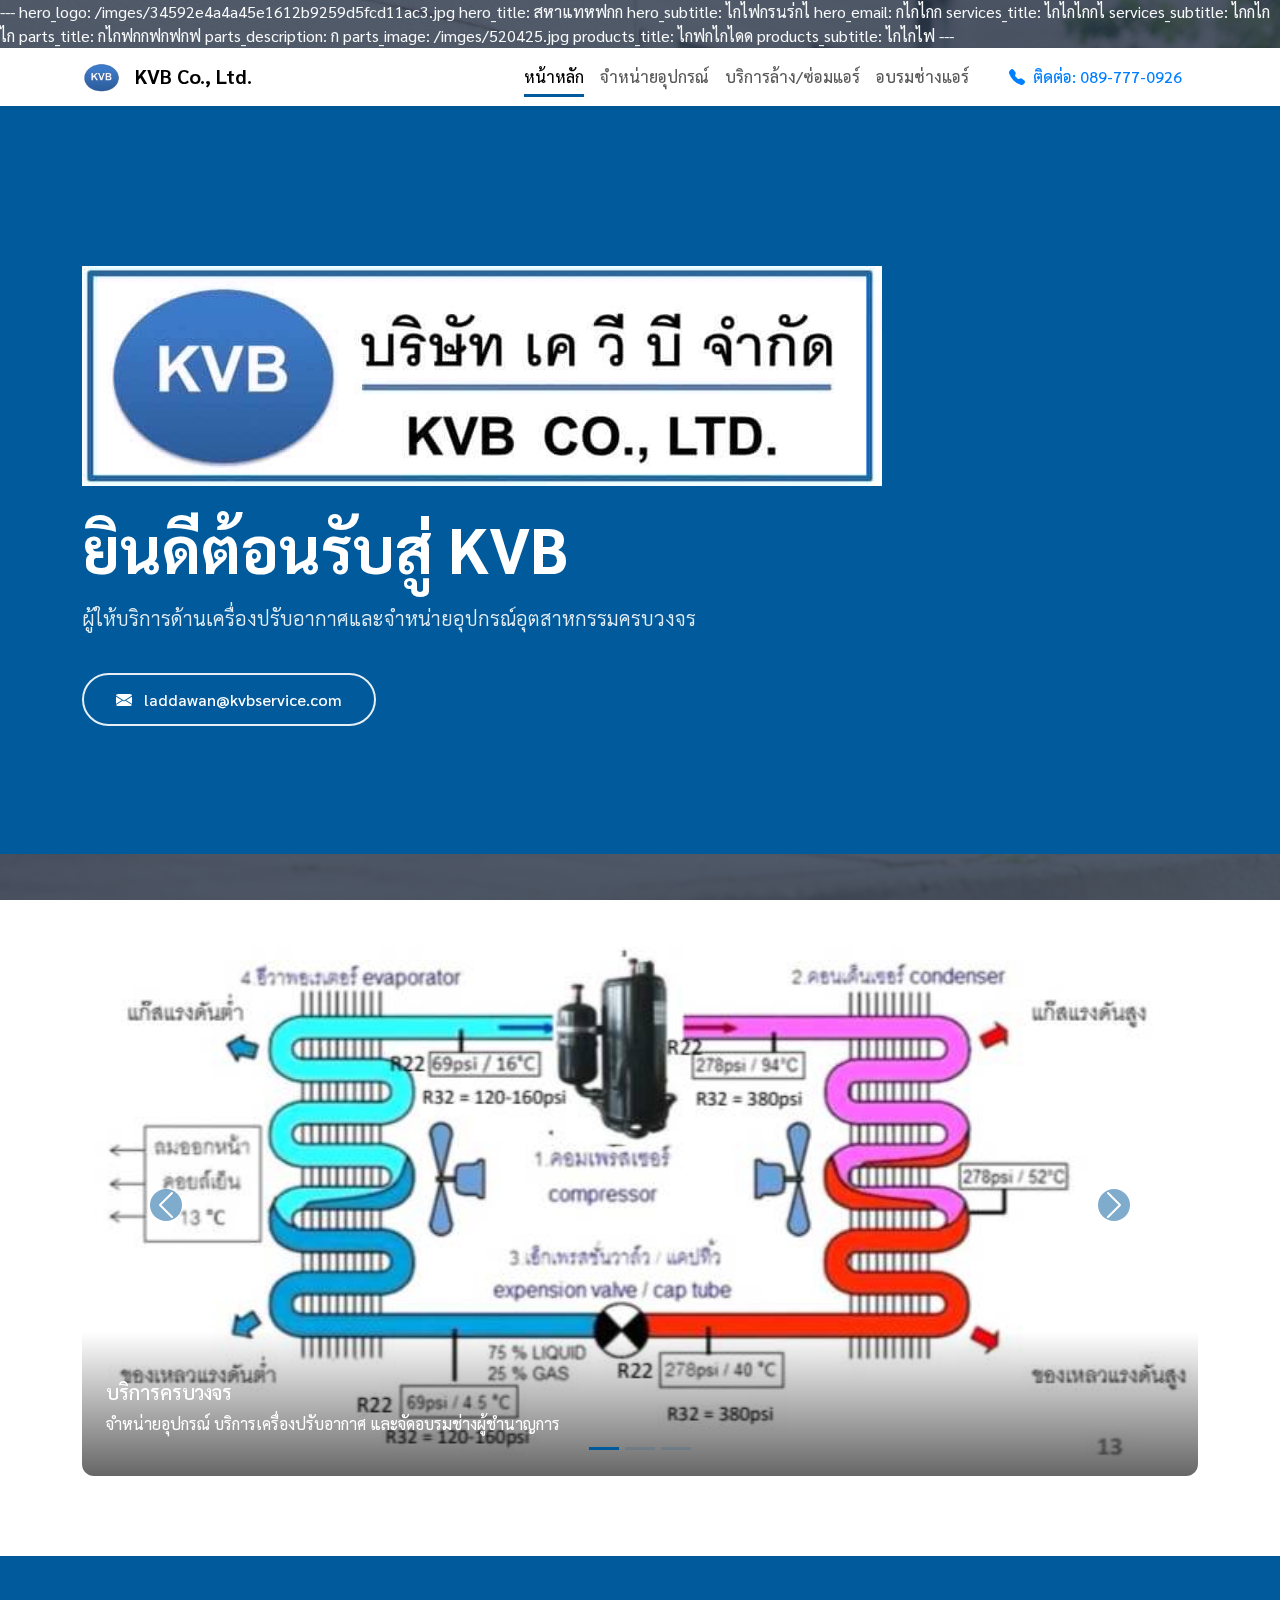
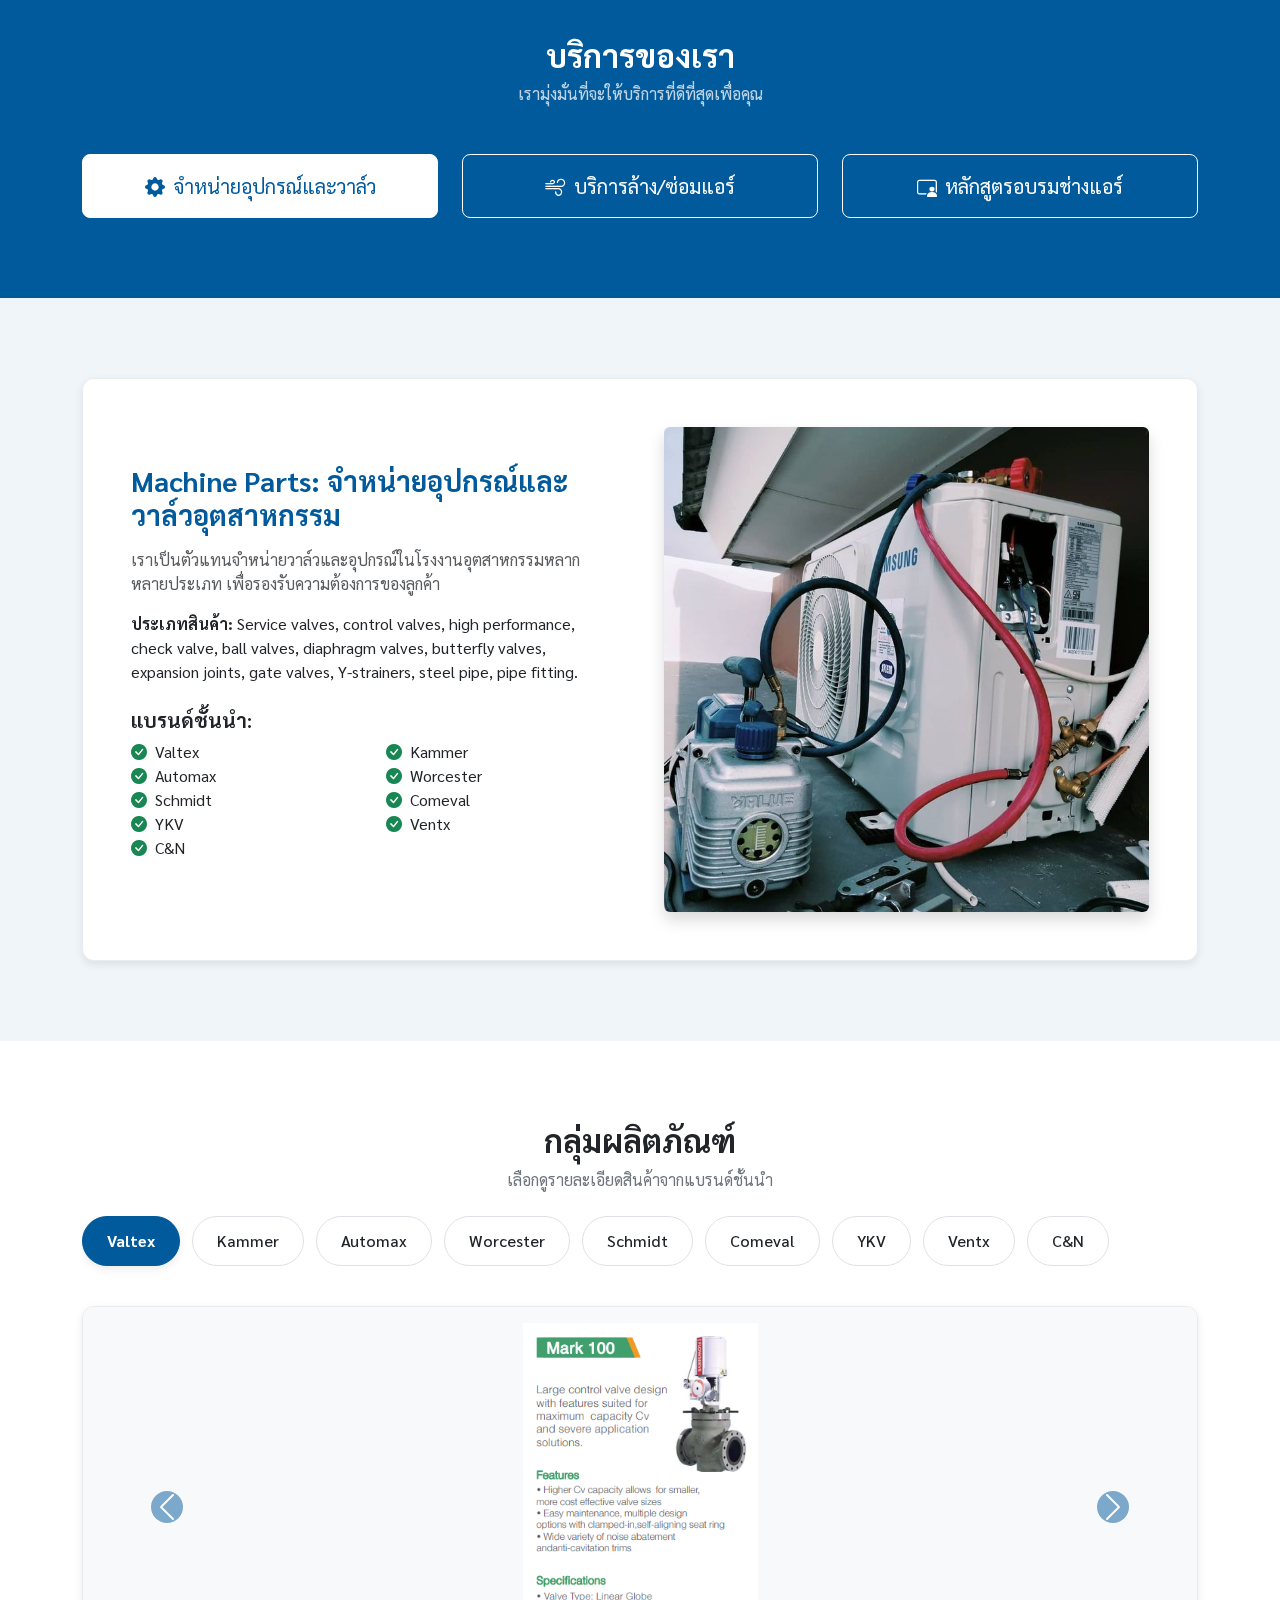
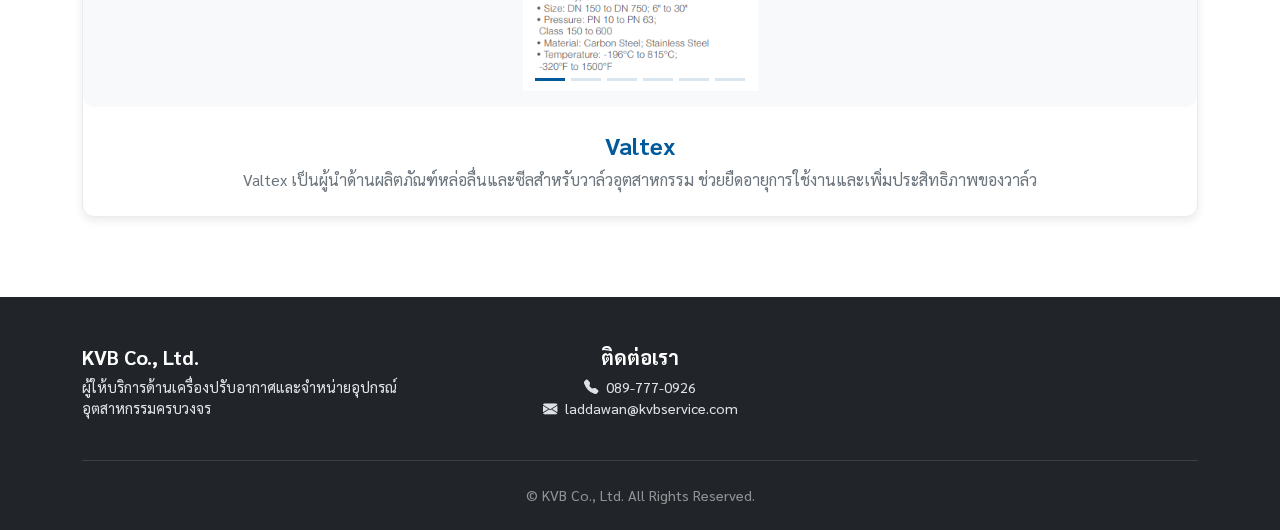
<file: index.html>
---
hero_logo: /imges/34592e4a4a45e1612b9259d5fcd11ac3.jpg
hero_title: สหาแทหฟกก
hero_subtitle: ไกไฟกรนร่กไ
hero_email: กไกไกก
services_title: ไกไกไกกไ
services_subtitle: ไกกไกไก
parts_title: กไกฟกกฟกฟกฟ
parts_description: ก
parts_image: /imges/520425.jpg
products_title: ไกฟกไกไดด
products_subtitle: ไกไกไฟ
---
<!DOCTYPE html>
<html lang="th">

<head>
    <meta charset="UTF-8">
    <meta name="robots" content="index,follow">
    <meta name="viewport" content="width=device-width, initial-scale=1.0">
    <title>จำหน่ายอุปกรณ์| บริการล้างแอร์ ติดตั้งแอร์</title>
    <meta name="description" content="เรียนหลักสูตรช่างแอร์ พร้อมบริการล้างแอร์ ติดตั้งแอร์ราคาถูก โดยช่างมืออาชีพ">
    <meta name="keywords" content="ช่างแอร์, ล้างแอร์, ติดตั้งแอร์, สอนช่างแอร์">
    <link rel="icon" href="imges/6B41D1CD-40F4-470F-BDCF-4E9C112123A1.png" type="image/png">
    <link href="https://cdn.jsdelivr.net/npm/bootstrap@5.3.3/dist/css/bootstrap.min.css" rel="stylesheet">
    <link rel="stylesheet" href="https://cdn.jsdelivr.net/npm/bootstrap-icons@1.11.3/font/bootstrap-icons.min.css">
    <link rel="stylesheet" href="style.css">
</head>

<body>

    <nav class="navbar navbar-expand-lg navbar-light bg-white shadow-sm sticky-top">
        <div class="container">
            <a class="navbar-brand fw-bold" href="index.html">
                <img src="imges/6B41D1CD-40F4-470F-BDCF-4E9C112123A1.png" alt="KVB Co., Ltd. Logo" width="40"
                    height="30" class="d-inline-block align-text-top me-2">
                KVB Co., Ltd.
            </a>
            <button class="navbar-toggler" type="button" data-bs-toggle="collapse" data-bs-target="#navbarNav">
                <span class="navbar-toggler-icon"></span>
            </button>
            <div class="collapse navbar-collapse" id="navbarNav">
                <ul class="navbar-nav ms-auto">
                    <li class="nav-item"><a class="nav-link active" href="index.html">หน้าหลัก</a></li>
                    <li class="nav-item"><a class="nav-link" href="#service1">จำหน่ายอุปกรณ์</a></li>
                    <li class="nav-item"><a class="nav-link" href="service2.html">บริการล้าง/ซ่อมแอร์</a></li>
                    <li class="nav-item"><a class="nav-link" href="service3.html">อบรมช่างแอร์</a></li>
                    <li class="nav-item ms-lg-3">
                        <a class="nav-link btn btn-primary text-white px-3 py-2" href="tel:0897770926">
                            <i class="bi bi-telephone-fill me-2"></i>ติดต่อ: 089-777-0926
                        </a>
                    </li>
                </ul>
            </div>
        </div>
    </nav>

    <section class="hero-section">
        <div class="container">
            <img src="imges/S__37617666.jpg" alt="KVB Co., Ltd. Logo" class="hero-logo mb-4">

            <h1 class="display-3 fw-bold mb-3">ยินดีต้อนรับสู่ KVB </h1>
            <p class="lead">ผู้ให้บริการด้านเครื่องปรับอากาศและจำหน่ายอุปกรณ์อุตสาหกรรมครบวงจร</p>

            <a href="mailto:info@kvb.co.th" class="hero-email-btn mt-4">
                <i class="bi bi-envelope-fill me-2"></i> laddawan@kvbservice.com
            </a>
        </div>
    </section>

    <header id="image-slider">
        <div class="container">
            <div id="carouselExampleIndicators" class="carousel slide" data-bs-ride="carousel">
                <div class="carousel-indicators">
                    <button type="button" data-bs-target="#carouselExampleIndicators" data-bs-slide-to="0"
                        class="active" aria-current="true" aria-label="Slide 1"></button>
                    <button type="button" data-bs-target="#carouselExampleIndicators" data-bs-slide-to="1"
                        aria-label="Slide 2"></button>
                    <button type="button" data-bs-target="#carouselExampleIndicators" data-bs-slide-to="2"
                        aria-label="Slide 3"></button>
                </div>
                <div class="carousel-inner">
                    <div class="carousel-item active">
                        <img src="imges/520424.jpg" class="d-block w-100" alt="Slider Image 1">
                        <div class="carousel-caption d-none d-md-block">
                            <h5>บริการครบวงจร</h5>
                            <p>จำหน่ายอุปกรณ์ บริการเครื่องปรับอากาศ และจัดอบรมช่างผู้ชำนาญการ</p>
                        </div>
                    </div>
                    <div class="carousel-item">
                        <img src="imges/520425.jpg" class="d-block w-100" alt="Slider Image 2">
                        <div class="carousel-caption d-none d-md-block">
                            <h5>ทีมงานมืออาชีพ</h5>
                            <p>เรามีทีมงานที่มีประสบการณ์พร้อมให้บริการอย่างเต็มที่</p>
                        </div>
                    </div>
                    <div class="carousel-item">
                        <img src="imges/520426.jpg" class="d-block w-100" alt="Slider Image 3">
                        <div class="carousel-caption d-none d-md-block">
                            <h5>สร้างความน่าเชื่อถือด้วยภาพลักษณ์ที่ดี</h5>
                            <p>มุ่งมั่นพัฒนาบริการเพื่อความพึงพอใจสูงสุดของลูกค้า</p>
                        </div>
                    </div>
                </div>
                <button class="carousel-control-prev" type="button" data-bs-target="#carouselExampleIndicators"
                    data-bs-slide="prev"><span class="carousel-control-prev-icon" aria-hidden="true"></span></button>
                <button class="carousel-control-next" type="button" data-bs-target="#carouselExampleIndicators"
                    data-bs-slide="next"><span class="carousel-control-next-icon" aria-hidden="true"></span></button>
            </div>
        </div>
    </header>

    <main>
        <section class="services-overview-section">
            <div class="container">
                <div class="text-center mb-5">
                    <h2 class="fw-bold">บริการของเรา</h2>
                    <p class="text-muted">เรามุ่งมั่นที่จะให้บริการที่ดีที่สุดเพื่อคุณ</p>
                </div>
                <div class="row text-center g-4">
                    <div class="col-md-4"><a href="#service1" class="btn btn-primary btn-lg w-100 py-3"><i
                                class="bi bi-gear-fill me-2"></i>จำหน่ายอุปกรณ์และวาล์ว</a></div>
                    <div class="col-md-4"><a href="service2.html" class="btn btn-outline-primary btn-lg w-100 py-3"><i
                                class="bi bi-wind me-2"></i>บริการล้าง/ซ่อมแอร์</a></div>
                    <div class="col-md-4"><a href="service3.html" class="btn btn-outline-primary btn-lg w-100 py-3"><i
                                class="bi bi-person-video3 me-2"></i>หลักสูตรอบรมช่างแอร์</a></div>
                </div>
            </div>
        </section>

        <section id="service1">
            <div class="container">
                <div class="card p-4 p-md-5">
                    <div class="row g-5 align-items-center">
                        <div class="col-lg-6">
                            <h3 class="fw-bold text-primary mb-3">Machine Parts: จำหน่ายอุปกรณ์และวาล์วอุตสาหกรรม</h3>
                            <p class="text-muted">เราเป็นตัวแทนจำหน่ายวาล์วและอุปกรณ์ในโรงงานอุตสาหกรรมหลากหลายประเภท
                                เพื่อรองรับความต้องการของลูกค้า</p>
                            <p><strong>ประเภทสินค้า:</strong> Service valves, control valves, high performance, check
                                valve, ball valves, diaphragm valves, butterfly valves, expansion joints, gate valves,
                                Y-strainers, steel pipe, pipe fitting.</p>
                            <h5 class="fw-bold mt-4">แบรนด์ชั้นนำ:</h5>
                            <ul class="list-unstyled row">
                                <li class="col-sm-6"><i class="bi bi-check-circle-fill text-success me-2"></i>Valtex
                                </li>
                                <li class="col-sm-6"><i class="bi bi-check-circle-fill text-success me-2"></i>Kammer
                                </li>
                                <li class="col-sm-6"><i class="bi bi-check-circle-fill text-success me-2"></i>Automax
                                </li>
                                <li class="col-sm-6"><i class="bi bi-check-circle-fill text-success me-2"></i>Worcester
                                </li>
                                <li class="col-sm-6"><i class="bi bi-check-circle-fill text-success me-2"></i>Schmidt
                                </li>
                                <li class="col-sm-6"><i class="bi bi-check-circle-fill text-success me-2"></i>Comeval
                                </li>
                                <li class="col-sm-6"><i class="bi bi-check-circle-fill text-success me-2"></i>YKV</li>
                                <li class="col-sm-6"><i class="bi bi-check-circle-fill text-success me-2"></i>Ventx</li>
                                <li class="col-sm-6"><i class="bi bi-check-circle-fill text-success me-2"></i>C&N</li>
                            </ul>
                        </div>
                        <div class="col-lg-6">
                            <img src="imges/0fc6cb8d00aeab77c1220a690009145a.jpg" class="img-fluid rounded shadow"
                                alt="Industrial Valves and Parts">
                        </div>
                    </div>
                </div>
            </div>
        </section>

        <section class="partners-section">
            <div class="container">
                <div class="text-center mb-4">
                    <h2 class="fw-bold">กลุ่มผลิตภัณฑ์</h2>
                    <p class="text-muted">เลือกดูรายละเอียดสินค้าจากแบรนด์ชั้นนำ</p>
                </div>

                <div class="horizontal-scroll-container mb-4">
                    <a href="#" class="partner-item active" data-name="Valtex"
                        data-gallery="valtek/3.png,valtek/5.png,valtek/Screenshot 2025-07-06 151701.png,valtek/Screenshot 2025-07-06 151811.png,valtek/Screenshot 2025-07-06 151844.png,valtek/v1.png"
                        data-description="Valtex เป็นผู้นำด้านผลิตภัณฑ์หล่อลื่นและซีลสำหรับวาล์วอุตสาหกรรม ช่วยยืดอายุการใช้งานและเพิ่มประสิทธิภาพของวาล์ว">Valtex</a>
                    <a href="#" class="partner-item" data-name="Kammer"
                        data-gallery="kammer/1.png,kammer/Screenshot 2025-07-06 152210.png,kammer/Screenshot 2025-07-06 152251.png,kammer/Screenshot 2025-07-06 152311.png,kammer/Screenshot 2025-07-06 152338.png,kammer/Screenshot 2025-07-06 152401.png"
                        data-description="Kammer เชี่ยวชาญด้านวาล์วควบคุมประสิทธิภาพสูง สำหรับการใช้งานที่ต้องการความแม่นยำและการควบคุมที่ยอดเยี่ยม">Kammer</a>
                    <a href="#" class="partner-item" data-name="Automax"
                        data-gallery="automax/Screenshot 2025-07-06 152509.png,automax/Screenshot 2025-07-06 152639.png,automax/Screenshot 2025-07-06 152614.png"
                        data-description="Pneumatic Rack & Pinion Actuators with an aluminium alloy body, designed for a wide range of operating temperatures.">Automax</a>
                    <a href="#" class="partner-item" data-name="Worcester"
                        data-gallery="worcester/Screenshot 2025-07-06 152908.png,worcester/Screenshot 2025-07-06 152935.png,worcester/Screenshot 2025-07-06 153003.png,worcester/Screenshot 2025-07-06 153505.png,worcester/Screenshot 2025-07-06 153542.png,worcester/Screenshot 2025-07-06 153640.png,worcester/Screenshot 2025-07-06 153716.png,worcester/Screenshot 2025-07-06 153739.png,worcester/Screenshot 2025-07-06 153757.png"
                        data-description="Worcester เป็นที่รู้จักในด้านวาล์วลูกบอลคุณภาพสูงที่ทนทานและเชื่อถือได้ เหมาะสำหรับการใช้งานในอุตสาหกรรมหลากหลายประเภท">Worcester</a>
                    <a href="#" class="partner-item" data-name="Schmidt"
                        data-gallery="schmidt/Screenshot 2025-07-06 154018.png,schmidt/Screenshot 2025-07-06 154106.png,schmidt/Screenshot 2025-07-06 154131.png"
                        data-description="Schmidt ให้บริการโซลูชั่นการควบคุมการไหลและเครื่องมือวัดสำหรับกระบวนการอุตสาหกรรม เพื่อความแม่นยำและประสิทธิภาพสูงสุด">Schmidt</a>
                    <a href="#" class="partner-item" data-name="Comeval"
                        data-gallery="cameval/Screenshot 2025-07-06 164804.png,cameval/Screenshot 2025-07-06 164838.png,cameval/Screenshot 2025-07-06 164904.png,cameval/Screenshot 2025-07-06 164934.png,cameval/Screenshot 2025-07-06 164958.png,cameval/Screenshot 2025-07-06 165037 copy.png,cameval/Screenshot 2025-07-06 165037.png,cameval/Screenshot 2025-07-06 165106.png,cameval/Screenshot 2025-07-06 165132.png,cameval/Screenshot 2025-07-06 165153.png,cameval/Screenshot 2025-07-06 165211.png,cameval/Screenshot 2025-07-06 165308.png,cameval/Screenshot 2025-07-06 165331.png,cameval/Screenshot 2025-07-06 165350.png,cameval/Screenshot 2025-07-06 165519.png,cameval/Screenshot 2025-07-06 165536.png,cameval/Screenshot 2025-07-06 165603.png,cameval/Screenshot 2025-07-06 165631.png,cameval/Screenshot 2025-07-06 165647.png,cameval/Screenshot 2025-07-06 165704.png,cameval/Screenshot 2025-07-06 165719.png,cameval/Screenshot 2025-07-06 165741.png,cameval/Screenshot 2025-07-06 165810.png,cameval/Screenshot 2025-07-06 165826.png,cameval/Screenshot 2025-07-06 165842.png,cameval/Screenshot 2025-07-06 170002.png,cameval/Screenshot 2025-07-06 174132.png,cameval/Screenshot 2025-07-06 174152.png,cameval/Screenshot 2025-07-06 174218.png"
                        data-description="Comeval นำเสนอวาล์วอุตสาหกรรมที่หลากหลาย ครอบคลุมการใช้งานตั้งแต่การควบคุมทั่วไปไปจนถึงการใช้งานเฉพาะทาง">Comeval</a>
                    <a href="#" class="partner-item" data-name="YKV" data-gallery="ykv/Screenshot 2025-07-06 175412.png"
                        data-description="YKV เป็นผู้ผลิตวาล์วเฉพาะทางที่ออกแบบมาเพื่อตอบสนองความต้องการเฉพาะของการใช้งานในอุตสาหกรรมต่างๆ">YKV</a>
                    <a href="#" class="partner-item" data-name="Ventx"
                        data-gallery="ventx/Screenshot 2025-07-06 175600.png"
                        data-description="Ventx มุ่งเน้นไปที่วาล์วนิรภัยและโซลูชั่นการระบายอากาศ เพื่อความปลอดภัยสูงสุดในระบบท่อและถังแรงดัน">Ventx</a>
                    <a href="#" class="partner-item" data-name="C&N"
                        data-gallery="cn/Screenshot 2025-07-06 175643.png,cn/Screenshot 2025-07-06 175705.png,cn/Screenshot 2025-07-06 175758.png"
                        data-description="C&N ให้บริการอุปกรณ์ท่อและข้อต่อคุณภาพสูงสำหรับงานอุตสาหกรรม เพื่อการติดตั้งที่แข็งแรงและทนทาน">C&N</a>
                </div>

                <div id="partner-details-display" class="card">
                    <div id="productDetailCarousel" class="carousel slide">
                        <div class="carousel-indicators"></div>
                        <div class="carousel-inner"></div>
                        <button class="carousel-control-prev" type="button" data-bs-target="#productDetailCarousel"
                            data-bs-slide="prev"><span class="carousel-control-prev-icon"
                                aria-hidden="true"></span></button>
                        <button class="carousel-control-next" type="button" data-bs-target="#productDetailCarousel"
                            data-bs-slide="next"><span class="carousel-control-next-icon"
                                aria-hidden="true"></span></button>
                    </div>
                    <div class="card-body text-center p-4">
                        <h4 id="display-partner-name" class="card-title fw-bold text-primary"></h4>
                        <p id="display-partner-description" class="card-text text-muted"></p>
                    </div>
                </div>
            </div>
        </section>
    </main>

    <footer class="text-center pt-5 pb-4">
        <div class="container">
            <div class="row">
                <div class="col-md-4 mb-4 mb-md-0 text-md-start">
                    <h5 class="fw-bold text-white">KVB Co., Ltd.</h5>
                    <p>ผู้ให้บริการด้านเครื่องปรับอากาศและจำหน่ายอุปกรณ์อุตสาหกรรมครบวงจร</p>
                </div>
                <div class="col-md-4 mb-4 mb-md-0">
                    <h5 class="fw-bold text-white">ติดต่อเรา</h5>
                    <ul class="list-unstyled">
                        <li><i class="bi bi-telephone-fill me-2"></i><a href="tel:0897770926">089-777-0926</a></li>
                        <li><i class="bi bi-envelope-fill me-2"></i><a
                                href="mailto:laddawan@kvbservice.com">laddawan@kvbservice.com</a>
                        </li>
                    </ul>
                </div>
            </div>
            <hr class="text-white-50 my-4">
            <p class="mb-0 text-white-50">&copy; KVB Co., Ltd. All Rights Reserved.</p>
        </div>
    </footer>

    <script>
        document.addEventListener('DOMContentLoaded', function () {
            const partnerItems = document.querySelectorAll('.partner-item');
            const displayName = document.getElementById('display-partner-name');
            const displayDescription = document.getElementById('display-partner-description');

            const carouselContainer = document.getElementById('productDetailCarousel');
            const carouselInner = carouselContainer.querySelector('.carousel-inner');
            const carouselIndicators = carouselContainer.querySelector('.carousel-indicators');

            function updateDisplay(element) {
                displayName.textContent = element.dataset.name;
                displayDescription.textContent = element.dataset.description;

                carouselInner.innerHTML = '';
                carouselIndicators.innerHTML = '';

                const galleryImages = element.dataset.gallery ? element.dataset.gallery.split(',').map(item => item.trim()) : [];

                if (galleryImages.length > 0) {
                    galleryImages.forEach((imgSrc, index) => {
                        const carouselItem = document.createElement('div');
                        carouselItem.className = 'carousel-item';
                        if (index === 0) {
                            carouselItem.classList.add('active');
                        }
                        const img = document.createElement('img');
                        img.src = imgSrc;
                        img.className = 'd-block w-100';
                        img.alt = `${element.dataset.name} image ${index + 1}`;
                        carouselItem.appendChild(img);
                        carouselInner.appendChild(carouselItem);

                        const indicator = document.createElement('button');
                        indicator.type = 'button';
                        indicator.dataset.bsTarget = '#productDetailCarousel';
                        indicator.dataset.bsSlideTo = index;
                        if (index === 0) {
                            indicator.classList.add('active');
                        }
                        carouselIndicators.appendChild(indicator);
                    });
                }

                if (galleryImages.length <= 1) {
                    carouselContainer.querySelector('.carousel-control-prev').style.display = 'none';
                    carouselContainer.querySelector('.carousel-control-next').style.display = 'none';
                } else {
                    carouselContainer.querySelector('.carousel-control-prev').style.display = 'block';
                    carouselContainer.querySelector('.carousel-control-next').style.display = 'block';
                }

                partnerItems.forEach(item => item.classList.remove('active'));
                element.classList.add('active');
            }

            partnerItems.forEach(item => {
                item.addEventListener('click', function (e) {
                    e.preventDefault();
                    updateDisplay(this);
                });
            });

            const initialActiveItem = document.querySelector('.partner-item.active');
            if (initialActiveItem) {
                updateDisplay(initialActiveItem);
            }
        });
    </script>
    <script src="https://cdn.jsdelivr.net/npm/bootstrap@5.3.3/dist/js/bootstrap.bundle.min.js"></script>
</body>


</html>
</file>
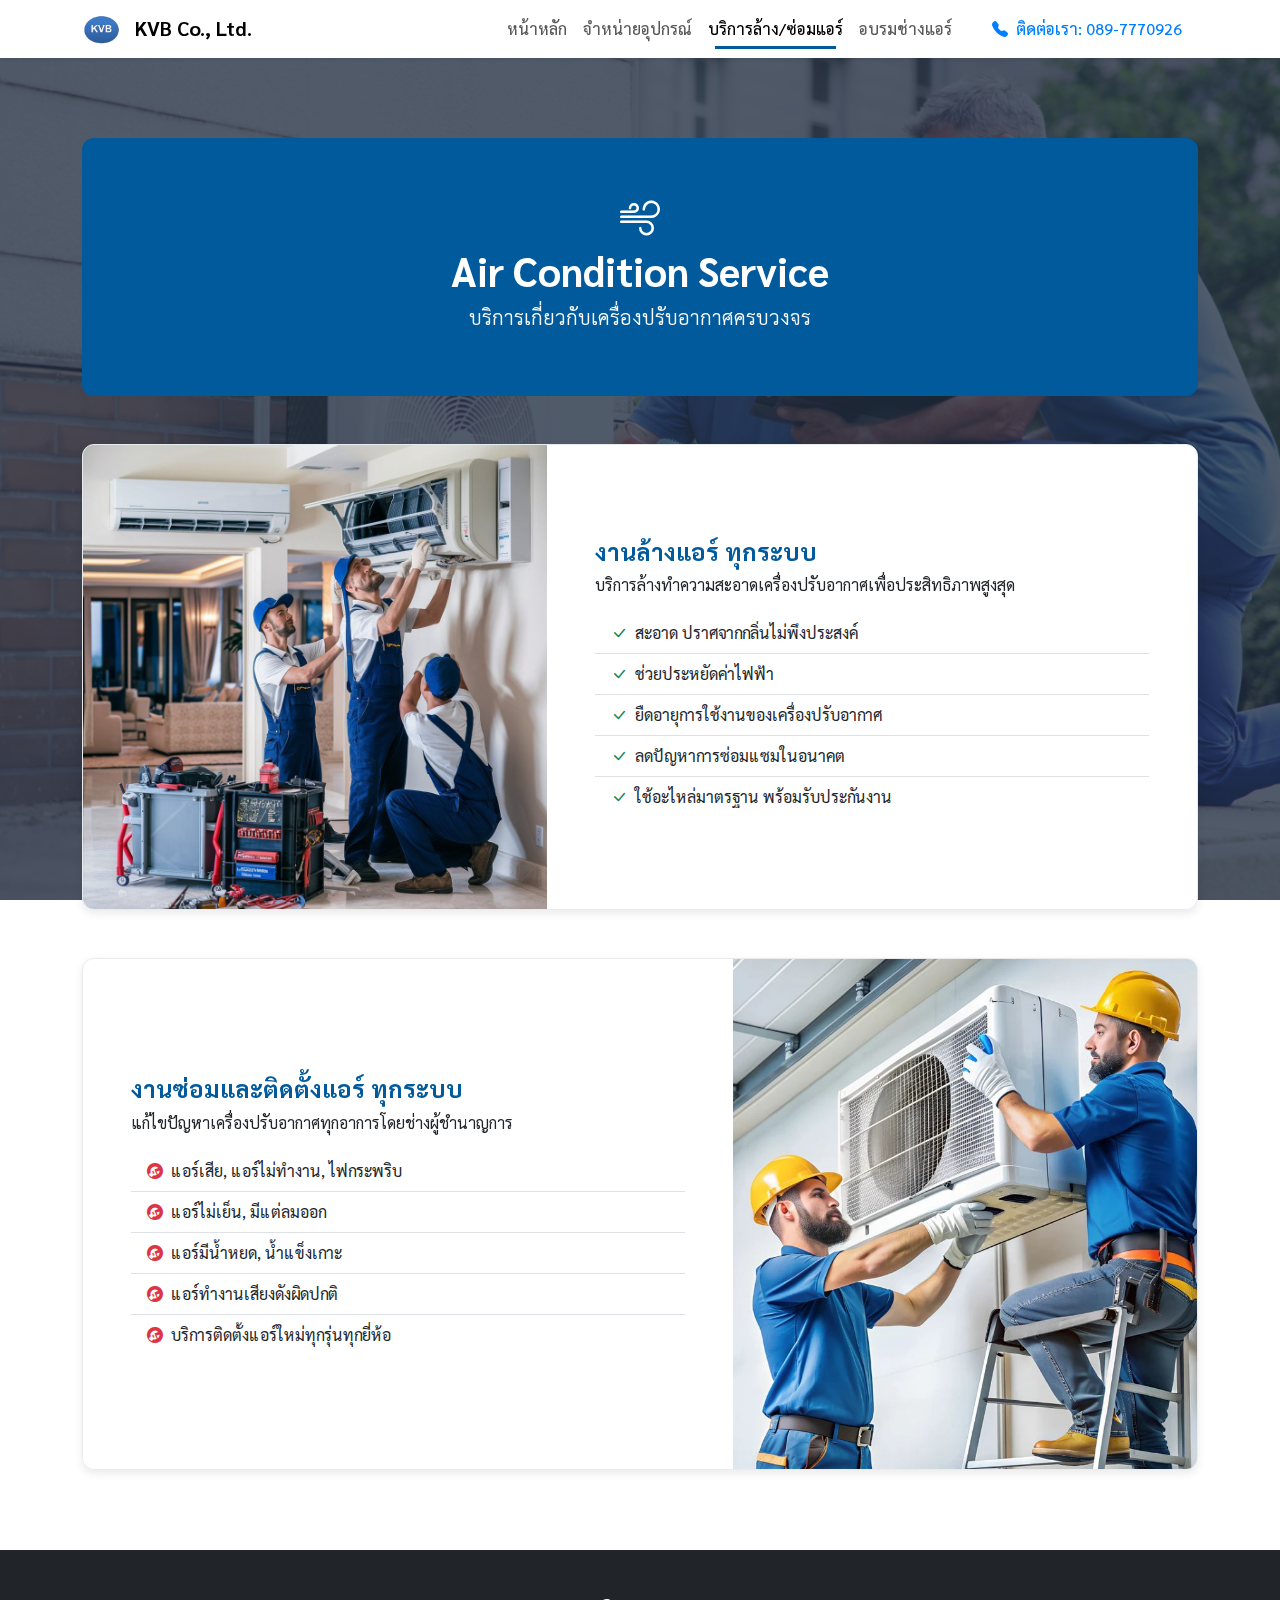
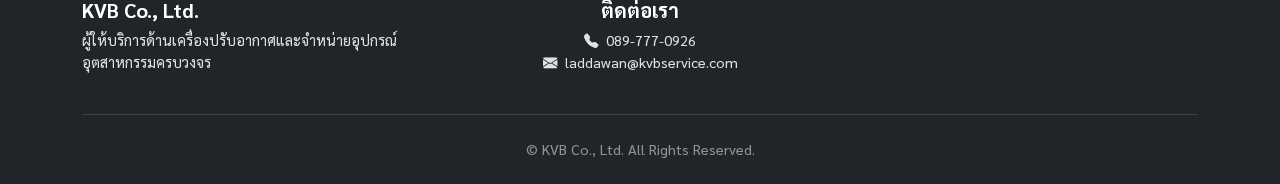
<file: service2.html>
<!DOCTYPE html>
<html lang="th">
<head>
    <meta charset="UTF-8">
    <meta name="robots" content="index,follow">
    <meta name="viewport" content="width=device-width, initial-scale=1.0">
    <title>บริการล้าง/ซ่อมแอร์ - KVB Co., Ltd.</title>
    <meta name="description" content="เรียนหลักสูตรช่างแอร์ พร้อมบริการล้างแอร์ ติดตั้งแอร์ราคาถูก โดยช่างมืออาชีพ">
    <meta name="keywords" content="ช่างแอร์, ล้างแอร์, ติดตั้งแอร์, สอนช่างแอร์">
    <link href="https://cdn.jsdelivr.net/npm/bootstrap@5.3.3/dist/css/bootstrap.min.css" rel="stylesheet">
    <link rel="stylesheet" href="https://cdn.jsdelivr.net/npm/bootstrap-icons@1.11.3/font/bootstrap-icons.min.css">
    <link rel="stylesheet" href="style.css">
</head>
<body>

    <nav class="navbar navbar-expand-lg navbar-light bg-white shadow-sm sticky-top"> <div class="container">
            <a class="navbar-brand fw-bold" href="index.html">
                <img src="imges/6B41D1CD-40F4-470F-BDCF-4E9C112123A1.png" alt="KVB Co., Ltd. Logo" width="40" height="30" class="d-inline-block align-text-top me-2">
                KVB Co., Ltd.
            </a>
            <button class="navbar-toggler" type="button" data-bs-toggle="collapse" data-bs-target="#navbarNav">
                <span class="navbar-toggler-icon"></span>
            </button>
            <div class="collapse navbar-collapse" id="navbarNav">
                <ul class="navbar-nav ms-auto">
                    <li class="nav-item"><a class="nav-link" href="index.html">หน้าหลัก</a></li>
                    <li class="nav-item"><a class="nav-link" href="index.html#service1">จำหน่ายอุปกรณ์</a></li>
                    <li class="nav-item"><a class="nav-link active" href="service2.html">บริการล้าง/ซ่อมแอร์</a></li>
                    <li class="nav-item"><a class="nav-link" href="service3.html">อบรมช่างแอร์</a></li>
                    <li class="nav-item ms-lg-3">
                        <a class="nav-link btn btn-primary text-white px-3 py-2" href="tel:0897770926">
                            <i class="bi bi-telephone-fill me-2"></i>ติดต่อเรา: 089-7770926
                        </a>
                    </li>
                </ul>
            </div>
        </div>
    </nav>
    
    <main>
        <section>
            <div class="container">
                <div class="service-header text-white text-center mb-5">
                    <i class="bi bi-wind fs-1 mb-2"></i>
                    <h1 class="fw-bold">Air Condition Service</h1>
                    <p class="lead">บริการเกี่ยวกับเครื่องปรับอากาศครบวงจร</p>
                </div>

                <div class="card mb-5">
                    <div class="row g-0 align-items-center">
                        <div class="col-lg-5">
                            <img src="imges/34592e4a4a45e1612b9259d5fcd11ac3.jpg" class="img-fluid rounded-start h-100" alt="งานล้างแอร์" style="object-fit: cover; min-height: 400px;">
                        </div>
                        <div class="col-lg-7">
                            <div class="card-body p-4 p-lg-5">
                                <h4 class="card-title fw-bold text-primary">งานล้างแอร์ ทุกระบบ</h4>
                                <p class="card-text">บริการล้างทำความสะอาดเครื่องปรับอากาศเพื่อประสิทธิภาพสูงสุด</p>
                                <ul class="list-group list-group-flush">
                                    <li class="list-group-item"><i class="bi bi-check-lg text-success me-2"></i>สะอาด ปราศจากกลิ่นไม่พึงประสงค์</li>
                                    <li class="list-group-item"><i class="bi bi-check-lg text-success me-2"></i>ช่วยประหยัดค่าไฟฟ้า</li>
                                    <li class="list-group-item"><i class="bi bi-check-lg text-success me-2"></i>ยืดอายุการใช้งานของเครื่องปรับอากาศ</li>
                                    <li class="list-group-item"><i class="bi bi-check-lg text-success me-2"></i>ลดปัญหาการซ่อมแซมในอนาคต</li>
                                    <li class="list-group-item"><i class="bi bi-check-lg text-success me-2"></i>ใช้อะไหล่มาตรฐาน พร้อมรับประกันงาน</li>
                                </ul>
                            </div>
                        </div>
                    </div>
                </div>

                <div class="card">
                    <div class="row g-0 align-items-center">
                        <div class="col-lg-7 order-lg-1">
                            <div class="card-body p-4 p-lg-5">
                                <h4 class="card-title fw-bold text-primary">งานซ่อมและติดตั้งแอร์ ทุกระบบ</h4>
                                <p class="card-text">แก้ไขปัญหาเครื่องปรับอากาศทุกอาการโดยช่างผู้ชำนาญการ</p>
                                <ul class="list-group list-group-flush">
                                    <li class="list-group-item"><i class="bi bi-wrench-adjustable-circle-fill text-danger me-2"></i>แอร์เสีย, แอร์ไม่ทำงาน, ไฟกระพริบ</li>
                                    <li class="list-group-item"><i class="bi bi-wrench-adjustable-circle-fill text-danger me-2"></i>แอร์ไม่เย็น, มีแต่ลมออก</li>
                                    <li class="list-group-item"><i class="bi bi-wrench-adjustable-circle-fill text-danger me-2"></i>แอร์มีน้ำหยด, น้ำแข็งเกาะ</li>
                                    <li class="list-group-item"><i class="bi bi-wrench-adjustable-circle-fill text-danger me-2"></i>แอร์ทำงานเสียงดังผิดปกติ</li>
                                    <li class="list-group-item"><i class="bi bi-wrench-adjustable-circle-fill text-danger me-2"></i>บริการติดตั้งแอร์ใหม่ทุกรุ่นทุกยี่ห้อ</li>
                                </ul>
                            </div>
                        </div>
                        <div class="col-lg-5 order-lg-2">
                             <img src="imges/d376547e97b72f7f1902107156fab6cf.jpg" class="img-fluid rounded-end h-100" alt="งานซ่อมแอร์" style="object-fit: cover; min-height: 400px;">
                        </div>
                    </div>
                </div>
            </div>
        </section>
    </main>
    <footer class="text-center pt-5 pb-4">
        <div class="container">
            <div class="row">
                <div class="col-md-4 mb-4 mb-md-0 text-md-start">
                    <h5 class="fw-bold text-white">KVB Co., Ltd.</h5>
                    <p>ผู้ให้บริการด้านเครื่องปรับอากาศและจำหน่ายอุปกรณ์อุตสาหกรรมครบวงจร</p>
                </div>
                <div class="col-md-4 mb-4 mb-md-0">
                    <h5 class="fw-bold text-white">ติดต่อเรา</h5>
                    <ul class="list-unstyled">
                        <li><i class="bi bi-telephone-fill me-2"></i><a href="tel:0897770926">089-777-0926</a></li>
                        <li><i class="bi bi-envelope-fill me-2"></i><a href="mailto:laddawan@kvbservice.com">laddawan@kvbservice.com</a>
                        </li>
                    </ul>
                </div>
            </div>
            <hr class="text-white-50 my-4">
            <p class="mb-0 text-white-50">&copy; KVB Co., Ltd. All Rights Reserved.</p>
        </div>
    </footer>
    
    <script src="https://cdn.jsdelivr.net/npm/bootstrap@5.3.3/dist/js/bootstrap.bundle.min.js"></script>
</body>

</html>
</file>
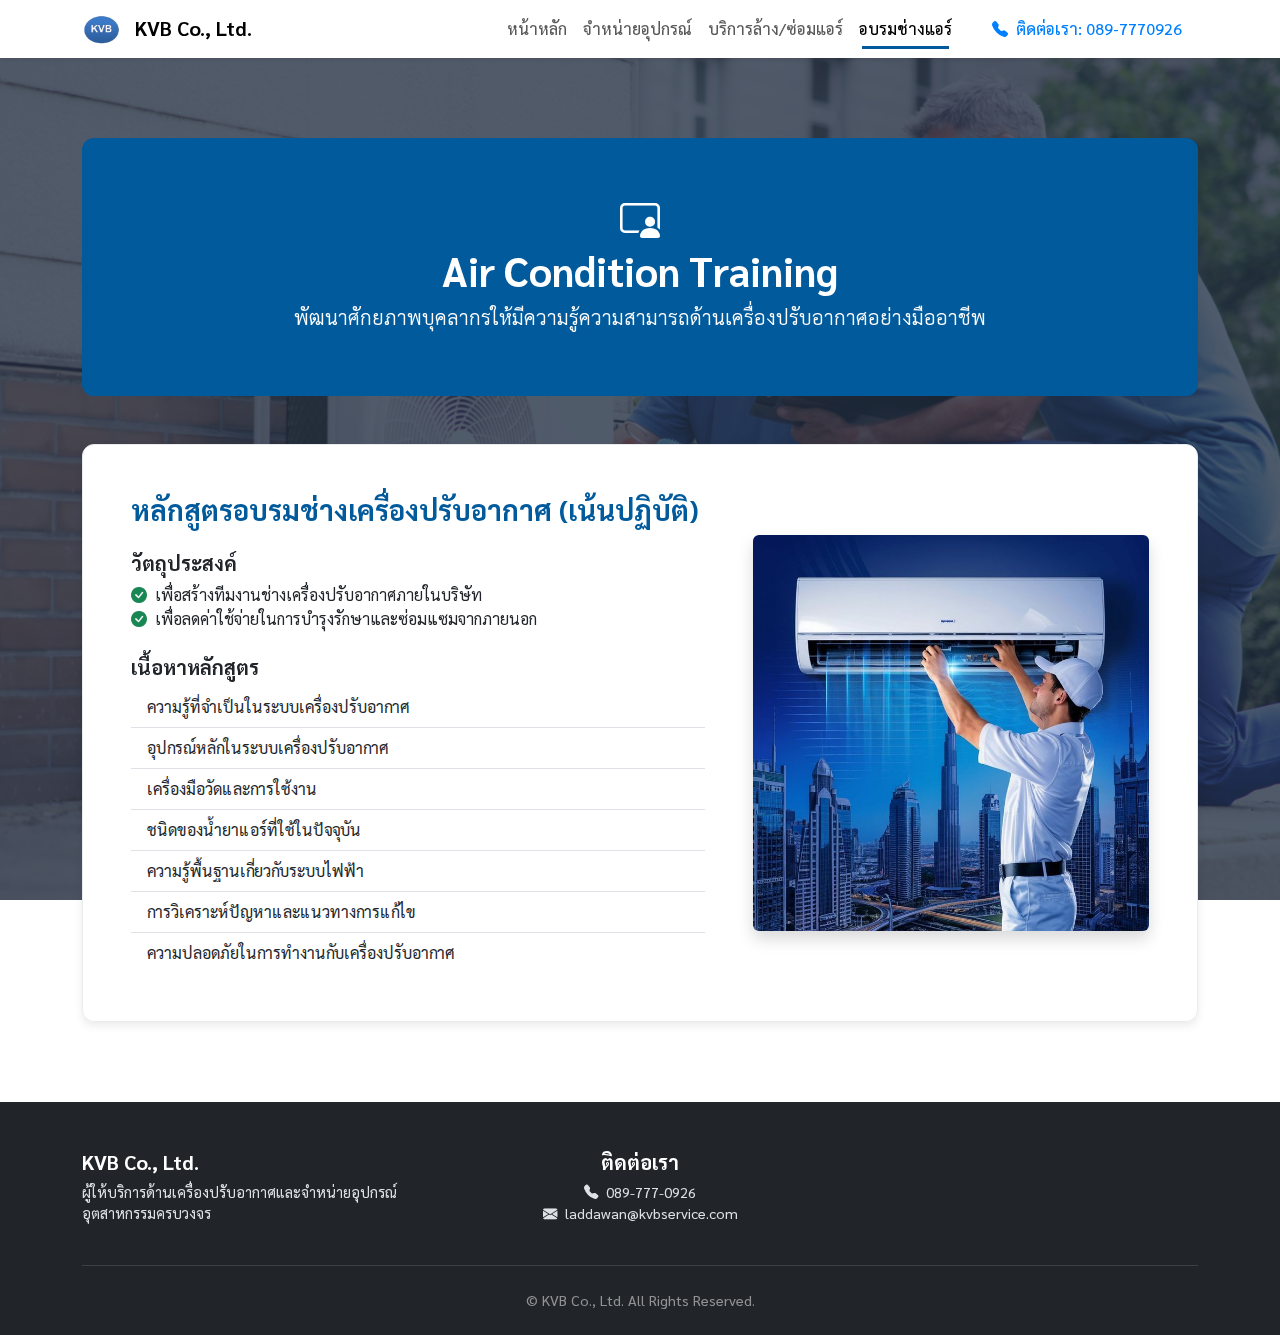
<file: service3.html>
<!DOCTYPE html>
<html lang="th">
<head>
    <meta charset="UTF-8">
    <meta name="viewport" content="width=device-width, initial-scale=1.0">
    <title>หลักสูตรอบรมช่างแอร์ - KVG Co., Ltd.</title>
    <meta name="description" content="เรียนหลักสูตรช่างแอร์ พร้อมบริการล้างแอร์ ติดตั้งแอร์ราคาถูก โดยช่างมืออาชีพ">
    <meta name="keywords" content="ช่างแอร์, ล้างแอร์, ติดตั้งแอร์, สอนช่างแอร์">
    <link rel="icon" href="/logo.png" type="image/png">
    <link href="https://cdn.jsdelivr.net/npm/bootstrap@5.3.3/dist/css/bootstrap.min.css" rel="stylesheet">
    <link rel="stylesheet" href="https://cdn.jsdelivr.net/npm/bootstrap-icons@1.11.3/font/bootstrap-icons.min.css">
    <link rel="stylesheet" href="style.css">
</head>
<body>

    <nav class="navbar navbar-expand-lg navbar-light bg-white shadow-sm sticky-top">
        <div class="container">
             <a class="navbar-brand fw-bold" href="index.html">
                <img src="/logo.png" alt="KVB Co., Ltd. Logo" width="40" height="30"
                    class="d-inline-block align-text-top me-2">
                KVB Co., Ltd.
            </a>
            <button class="navbar-toggler" type="button" data-bs-toggle="collapse" data-bs-target="#navbarNav">
                <span class="navbar-toggler-icon"></span>
            </button>
            <div class="collapse navbar-collapse" id="navbarNav">
                <ul class="navbar-nav ms-auto">
                    <li class="nav-item"><a class="nav-link" href="index.html">หน้าหลัก</a></li>
                    <li class="nav-item"><a class="nav-link" href="index.html#service1">จำหน่ายอุปกรณ์</a></li>
                    <li class="nav-item"><a class="nav-link" href="service2.html">บริการล้าง/ซ่อมแอร์</a></li>
                    <li class="nav-item"><a class="nav-link active" href="service3.html">อบรมช่างแอร์</a></li>
                    <li class="nav-item ms-lg-3">
                        <a class="nav-link btn btn-primary text-white px-3 py-2" href="tel:0897770926">
                            <i class="bi bi-telephone-fill me-2"></i>ติดต่อเรา: 089-7770926
                        </a>
                    </li>
                </ul>
            </div>
        </div>
    </nav>
    
    <main>
        <section>
            <div class="container">
                <div class="service-header text-white text-center mb-5">
                   <i class="bi bi-person-video3 fs-1 mb-2"></i>
                   <h1 class="fw-bold">Air Condition Training</h1>
                   <p class="lead">พัฒนาศักยภาพบุคลากรให้มีความรู้ความสามารถด้านเครื่องปรับอากาศอย่างมืออาชีพ</p>
               </div>
                <div class="card p-4 p-md-5">
                    <div class="row g-5">
                        <div class="col-lg-7">
                            <h3 class="fw-bold mb-3 text-primary">หลักสูตรอบรมช่างเครื่องปรับอากาศ (เน้นปฏิบัติ)</h3>
                            <div class="mt-4">
                                <h5 class="fw-bold">วัตถุประสงค์</h5>
                                <ul class="list-unstyled">
                                    <li><i class="bi bi-check-circle-fill text-success me-2"></i>เพื่อสร้างทีมงานช่างเครื่องปรับอากาศภายในบริษัท</li>
                                    <li><i class="bi bi-check-circle-fill text-success me-2"></i>เพื่อลดค่าใช้จ่ายในการบำรุงรักษาและซ่อมแซมจากภายนอก</li>
                                </ul>
                            </div>

                            <div class="mt-4">
                                <h5 class="fw-bold">เนื้อหาหลักสูตร</h5>
                                <ul class="list-group list-group-flush">
                                    <li class="list-group-item">ความรู้ที่จำเป็นในระบบเครื่องปรับอากาศ</li>
                                    <li class="list-group-item">อุปกรณ์หลักในระบบเครื่องปรับอากาศ</li>
                                    <li class="list-group-item">เครื่องมือวัดและการใช้งาน</li>
                                    <li class="list-group-item">ชนิดของน้ำยาแอร์ที่ใช้ในปัจจุบัน</li>
                                    <li class="list-group-item">ความรู้พื้นฐานเกี่ยวกับระบบไฟฟ้า</li>
                                    <li class="list-group-item">การวิเคราะห์ปัญหาและแนวทางการแก้ไข</li>
                                    <li class="list-group-item">ความปลอดภัยในการทำงานกับเครื่องปรับอากาศ</li>
                                </ul>
                            </div>
                        </div>
                        <div class="col-lg-5 align-self-center">
                            <img src="imges/8519920d741af9b3927d13eb21133eb6.jpg" class="img-fluid rounded shadow" alt="Air Condition Training">
                        </div>
                    </div>
                </div>
            </div>
        </section>
    </main>
    
    <footer class="text-center pt-5 pb-4">
        <div class="container">
             <div class="row">
                <div class="col-md-4 mb-4 mb-md-0 text-md-start">
                    <h5 class="fw-bold text-white">KVB Co., Ltd.</h5>
                    <p>ผู้ให้บริการด้านเครื่องปรับอากาศและจำหน่ายอุปกรณ์อุตสาหกรรมครบวงจร</p>
                </div>
                <div class="col-md-4 mb-4 mb-md-0">
                    <h5 class="fw-bold text-white">ติดต่อเรา</h5>
                    <ul class="list-unstyled">
                        <li><i class="bi bi-telephone-fill me-2"></i><a href="tel:0897770926">089-777-0926</a></li>
                        <li><i class="bi bi-envelope-fill me-2"></i><a href="mailto:laddawan@kvbservice.com">laddawan@kvbservice.com</a></li>
                    </ul>
                </div>
               
            </div>
            <hr class="text-white-50 my-4">
            <p class="mb-0 text-white-50">&copy; KVB Co., Ltd. All Rights Reserved.</p>
        </div>
    </footer>

    <script src="https://cdn.jsdelivr.net/npm/bootstrap@5.3.3/dist/js/bootstrap.bundle.min.js"></script>
</body>

</html>
</file>
<file: style.css>
@import url('https://fonts.googleapis.com/css2?family=Sarabun:wght@400;500;700&display=swap');

:root {
    --bs-primary: #005A9C;
    --bs-primary-rgb: 0, 90, 156;
    --bs-light: #f0f5f9; 
    --bs-dark: #212529; 
    --border-radius: 0.75rem;
    --box-shadow: 0 0.5rem 1.5rem rgba(0, 0, 0, 0.1);
    --box-shadow-sm: 0 0.2rem 0.5rem rgba(0, 0, 0, 0.08);
}

@keyframes fadeInUp {
    from { opacity: 0; transform: translateY(20px); }
    to { opacity: 1; transform: translateY(0); }
}

body {
    font-family: 'Sarabun', sans-serif;
    background-image: url('/imges/bg-main.png');
    background-size: cover;
    background-position: center center;
    background-attachment: fixed; 
    
    /* --- UPDATED: Text Color --- */
    color: #f8f9fa; 
}

/* --- NEW: Black Gradient Overlay --- */
body::before {
    content: '';
    position: fixed;
    top: 0;
    left: 0;
    right: 0;
    bottom: 0;
    background-color: rgba(10, 25, 47, 0.7); 
    z-index: -1; 
}


/* --- UPDATED: ทำให้ Section โปร่งใส --- */
/* --- NEW: Section Styling --- */
.page-section {
    padding: 5rem 0;
}
.section-bg-white {
    background-color: #ffffff;
    color: var(--bs-dark);
}
.section-bg-white .text-muted {
    color: #6c757d !important;
}
.section-bg-light {
    background-color: var(--bs-light);
    color: var(--bs-dark);
}
.section-bg-light .text-muted {
    color: #6c757d !important;
}
.section-bg-primary {
    background-color: var(--bs-primary);
    color: #ffffff;
}
.section-bg-primary h2, .section-bg-primary .text-muted {
    color: #ffffff !important;
}
.section-bg-primary .btn-primary {
    background-color: #ffffff;
    border-color: #ffffff;
    color: var(--bs-primary);
}
.section-bg-primary .btn-outline-primary {
    border-color: #ffffff;
    color: #ffffff;
}
.section-bg-primary .btn-outline-primary:hover {
    background-color: #ffffff;
    color: var(--bs-primary);
}

/* --- 2. Navbar --- */
.navbar {
    transition: background-color 0.4s ease, box-shadow 0.4s ease;
}
.navbar.scrolled {
    background-color: #ffffff !important;
    box-shadow: 0 4px 12px rgba(0,0,0,0.1);
}
.navbar-brand img {
    transition: transform 0.4s cubic-bezier(0.175, 0.885, 0.32, 1.275);
}
.navbar-brand:hover img {
    transform: rotate(-12deg) scale(1.15);
}
.nav-link {
    position: relative;
    padding-bottom: 0.5rem;
    font-weight: 500;
}
.nav-link::after {
    content: '';
    position: absolute;
    bottom: 0; left: 10%; width: 80%; height: 3px;
    background-color: var(--bs-primary);
    transform: scaleX(0);
    transform-origin: center;
    transition: transform 0.3s ease-out;
}
.nav-link:hover::after, .nav-link.active::after {
    transform: scaleX(1);
}
.navbar .btn {
    transition: all 0.4s ease;
}

.navbar:not(.scrolled) .btn-primary {
    background-color: transparent;
    border-color: rgba(255, 255, 255, 0.8);
    color: #ffffff;
}


.navbar:not(.scrolled) .btn-primary:hover {
    background-color: #ffffff;
    color: var(--bs-primary);
    box-shadow: none;
}
.navbar.scrolled .btn-primary:hover {
    transform: translateY(-5px);
    box-shadow: 0 5px 20px rgba(var(--bs-primary-rgb), 0.5);
}


.navbar .nav-item .btn-primary {
    color: #0080ff !important; /* !important ใช้เพื่อให้แสดงผลทับสไตล์เดิมของ Bootstrap */
}


.navbar .nav-item .btn-primary:hover {
    color: #0080ff !important;
}


.hero-section {
    background-color: var(--bs-primary);
    color: #ffffff;
    padding: 10rem 0 8rem 0; 
    overflow: hidden;
}
.hero-section .lead {
    opacity: 0.9;
}
.hero-email-btn {
    display: inline-block;
    border: 2px solid rgba(255, 255, 255, 0.9);
    color: #ffffff;
    font-weight: 500;
    text-decoration: none;
    padding: 0.8rem 2rem;
    border-radius: 50px;
    transition: all 0.3s ease-out;
    animation: fadeInUp 0.8s ease-out 0.5s;
    animation-fill-mode: backwards;
}
.hero-email-btn:hover {
    background-color: #ffffff;
    color: var(--bs-primary);
    transform: translateY(-5px) scale(1.05);
    box-shadow: 0 10px 20px rgba(0, 0, 0, 0.15);
}
.hero-section h1 { animation-delay: 0.2s; }
.hero-section p { animation-delay: 0.35s; }

/* --- 4. Content Sections & Cards --- */
main > section, header {
    padding: 5rem 0;
}
main > section:nth-of-type(even) {
    background-color: var(--bs-light);
}
.card {
    border-radius: var(--border-radius);
    box-shadow: var(--box-shadow-sm);
    border: 1px solid #e9ecef;
    animation: fadeInUp 0.8s ease-out;
    transition: all 0.3s ease;
    overflow: hidden; 
}
.card:hover {
    transform: translateY(-8px);
    box-shadow: var(--box-shadow);
    border-color: var(--bs-primary);
}

.card .img-fluid {
    transition: transform 0.4s ease;
}
.card:hover .img-fluid {
    transform: scale(1.05);
}



/* Image Slider */
header .carousel-inner, header .carousel-item img {
    border-radius: var(--border-radius);
}
header .carousel-item img {
    max-height: 75vh;
    object-fit: cover;
}
header .carousel-caption {
    background: linear-gradient(to top, rgba(0,0,0,0.6) 0%, rgba(0,0,0,0) 100%);
    text-align: left;
    bottom: 0; left: 0; right: 0; padding: 3rem 1.5rem 1.5rem;
}

/* Services Overview Section */
.services-overview-section {
    background-color: var(--bs-primary);
    color: #ffffff;
}
.services-overview-section h2 { color: #ffffff; }
.services-overview-section .text-muted { color: rgba(255, 255, 255, 0.75) !important; }
.services-overview-section .btn-primary {
    background-color: #ffffff; border-color: #ffffff; color: var(--bs-primary);
}
.services-overview-section .btn-primary:hover {
    transform: translateY(-3px);
    box-shadow: 0 4px 12px rgba(0,0,0,0.15);
}
.services-overview-section .btn-outline-primary {
    border-color: #ffffff; color: #ffffff;
}
.services-overview-section .btn-outline-primary:hover {
    background-color: #ffffff; color: var(--bs-primary);
}

/* --- Service Page Header --- */
.service-header {
    background-color: var(--bs-primary); /* กำหนดพื้นหลังเป็นสีน้ำเงินหลัก */
    color: #ffffff;                      /* กำหนดให้ตัวอักษรเป็นสีขาว */
    padding: 3rem;
    border-radius: var(--border-radius);
    animation: fadeInUp 0.8s ease-out;     /* เพิ่ม Action ให้สวยงาม */
}
/* Horizontal Scroll Products */
.horizontal-scroll-container {
    display: flex; overflow-x: auto; white-space: nowrap; padding-bottom: 1rem;
    -ms-overflow-style: none; scrollbar-width: none;
}
.horizontal-scroll-container::-webkit-scrollbar { display: none; }
.partner-item {
    flex: 0 0 auto; display: inline-block; padding: 0.75rem 1.5rem; margin-right: 0.75rem;
    border: 1px solid #dee2e6; border-radius: 50px; text-decoration: none;
    color: var(--bs-dark); font-weight: 500; transition: all 0.2s ease-in-out;
}
.partner-item:hover {
    background-color: var(--bs-light); border-color: var(--bs-primary); color: var(--bs-primary);
}
.partner-item.active {
    background-color: var(--bs-primary); border-color: var(--bs-primary); color: #ffffff;
    font-weight: 700; box-shadow: var(--box-shadow-sm);
}
#productDetailCarousel .carousel-inner {
    border-radius: var(--border-radius); background-color: #f8f9fa;
}
#productDetailCarousel .carousel-item img {
    width: 100%; height: 400px; object-fit: contain; padding: 1rem;
}

/* Footer */
footer {
    background-color: var(--bs-dark); color: #dee2e6;
    padding: 3rem 0; font-size: 0.9rem;
}
footer a { color: #dee2e6; text-decoration: none; transition: color 0.2s; }
footer a:hover { color: #ffffff; }
footer .bi-line { color: #06C755; }
footer .bi-facebook { color: #1877F2; }

/* --- 6. Responsive Adjustments --- */
@media (max-width: 768px) {
    .hero-section { padding: 8rem 1rem 6rem 1rem; }
    .hero-section h1 { font-size: 2.8rem; }
    .hero-logo { width: 120px; }
}
@media (max-width: 576px) {
    .hero-section { padding: 7rem 1rem 5rem 1rem; }
    .hero-section h1 { font-size: 2.2rem; }
    .hero-logo { width: 100px; }
    .hero-email-btn { padding: 0.7rem 1.5rem; font-size: 0.9rem; }
}

/* ปรับสีของลูกศรเลื่อน (prev / next) */
.carousel-control-prev-icon,
.carousel-control-next-icon {
    background-color: var(--bs-primary); 
    border-radius: 50%;
    padding: 1rem;
}

/* ปรับสีจุดสไลด์ (indicators) */
.carousel-indicators [data-bs-target] {
    background-color: rgba(0, 90, 156, 0.3);
}
.carousel-indicators .active {
    background-color: var(--bs-primary);
}

.services-overview-section {
    background-color: var(--bs-primary) !important; 
}


.services-overview-section h2 {
    color: #ffffff;
}
.services-overview-section .text-muted {
    color: rgba(255, 255, 255, 0.75) !important;
}


.services-overview-section .btn-primary {
    background-color: #ffffff;
    border-color: #ffffff;
    color: var(--bs-primary);
}
.services-overview-section .btn-outline-primary {
    border-color: #ffffff;
    color: #ffffff;
}


.services-overview-section .btn-primary:hover {
    background-color: var(--bs-light); /* สีเทาอ่อน */
    border-color: var(--bs-light);
    color: var(--bs-primary);
}
.services-overview-section .btn-outline-primary:hover {
    background-color: #ffffff;
    color: var(--bs-primary);
}


.partners-section {
    background-color: #ffffff !important; /* !important เพื่อให้แสดงผลทับสไตล์โปร่งใสเดิม */
}

.partners-section h2 {
    color: var(--bs-dark); 
}

.partners-section .text-muted {
    color: #6c757d !important; 
}
.service-card-image {
    width: 100%;
    height: 100%;
    object-fit: cover; 
    min-height: 400px;
}


.service-page-section .card:nth-of-type(1) {
    animation-delay: 0.2s;
}

.service-page-section .card:nth-of-type(2) {
    animation-delay: 0.3s;

}
</file>
